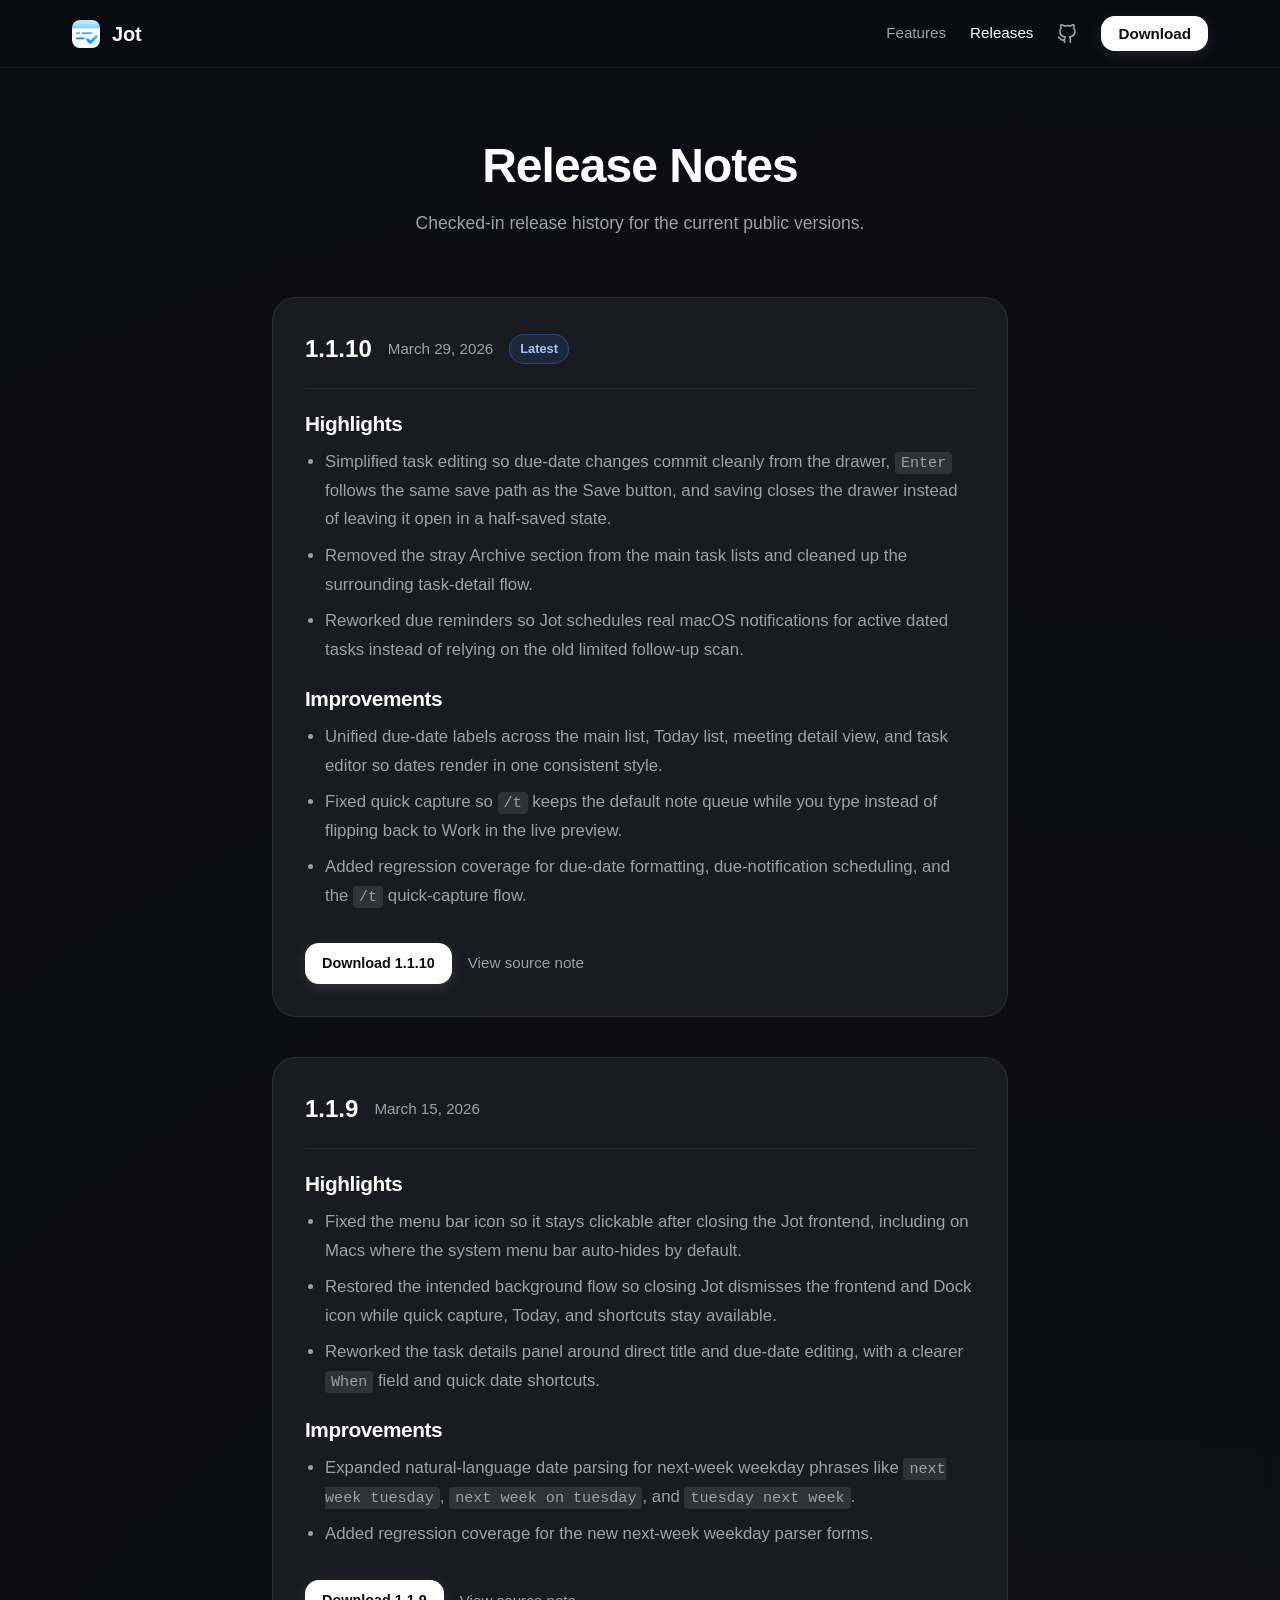
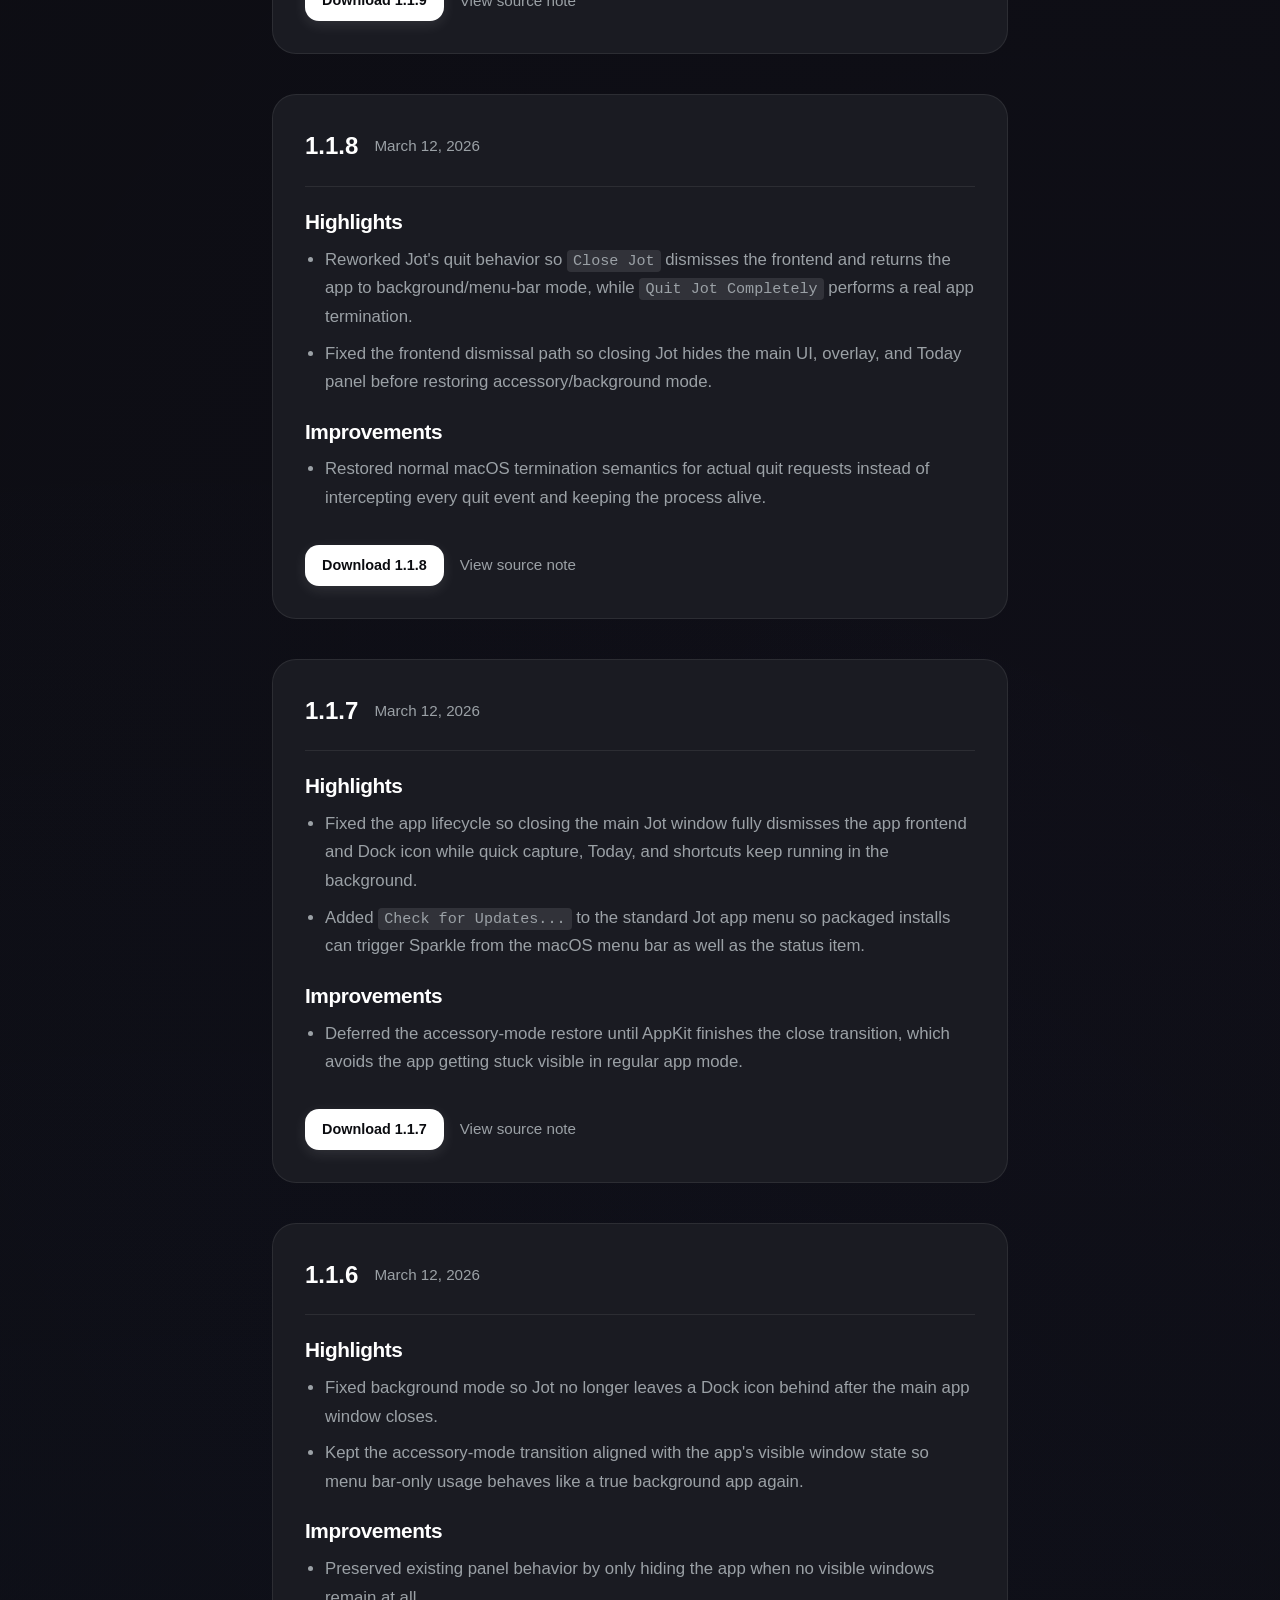
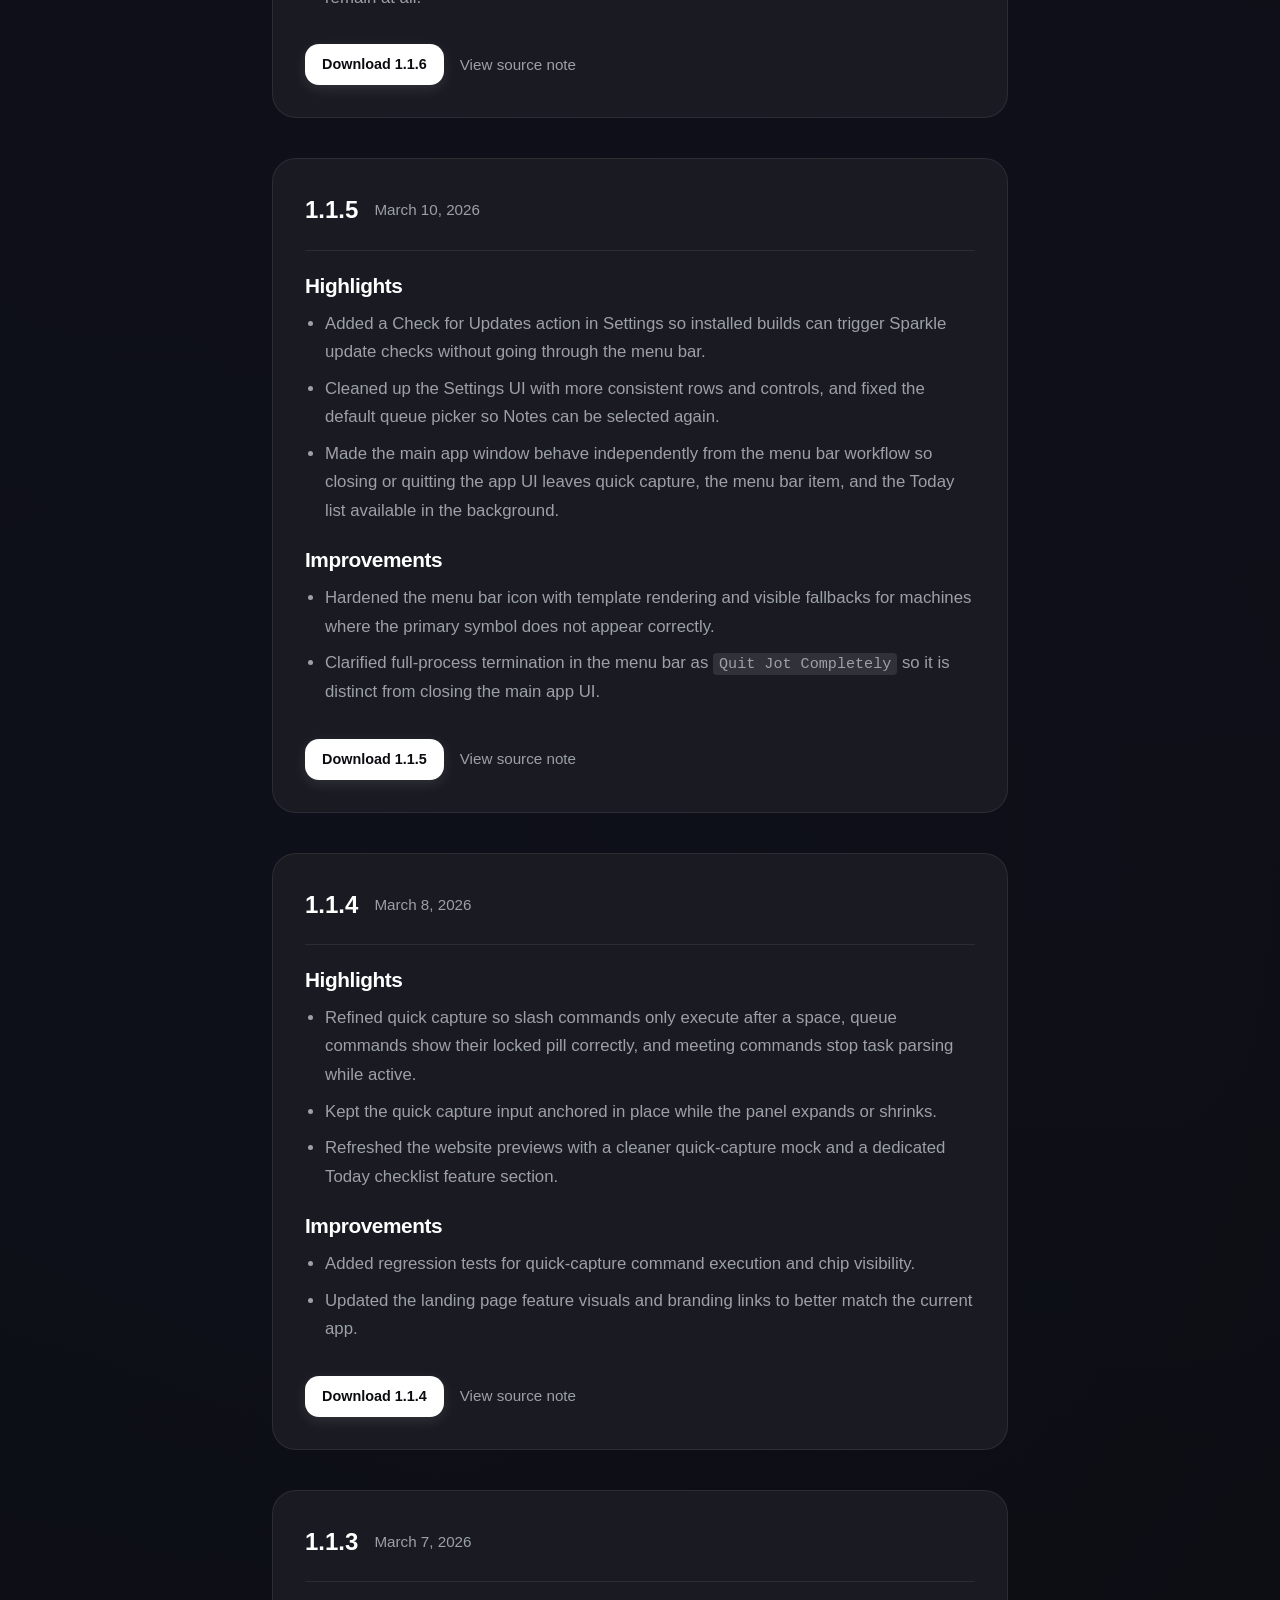
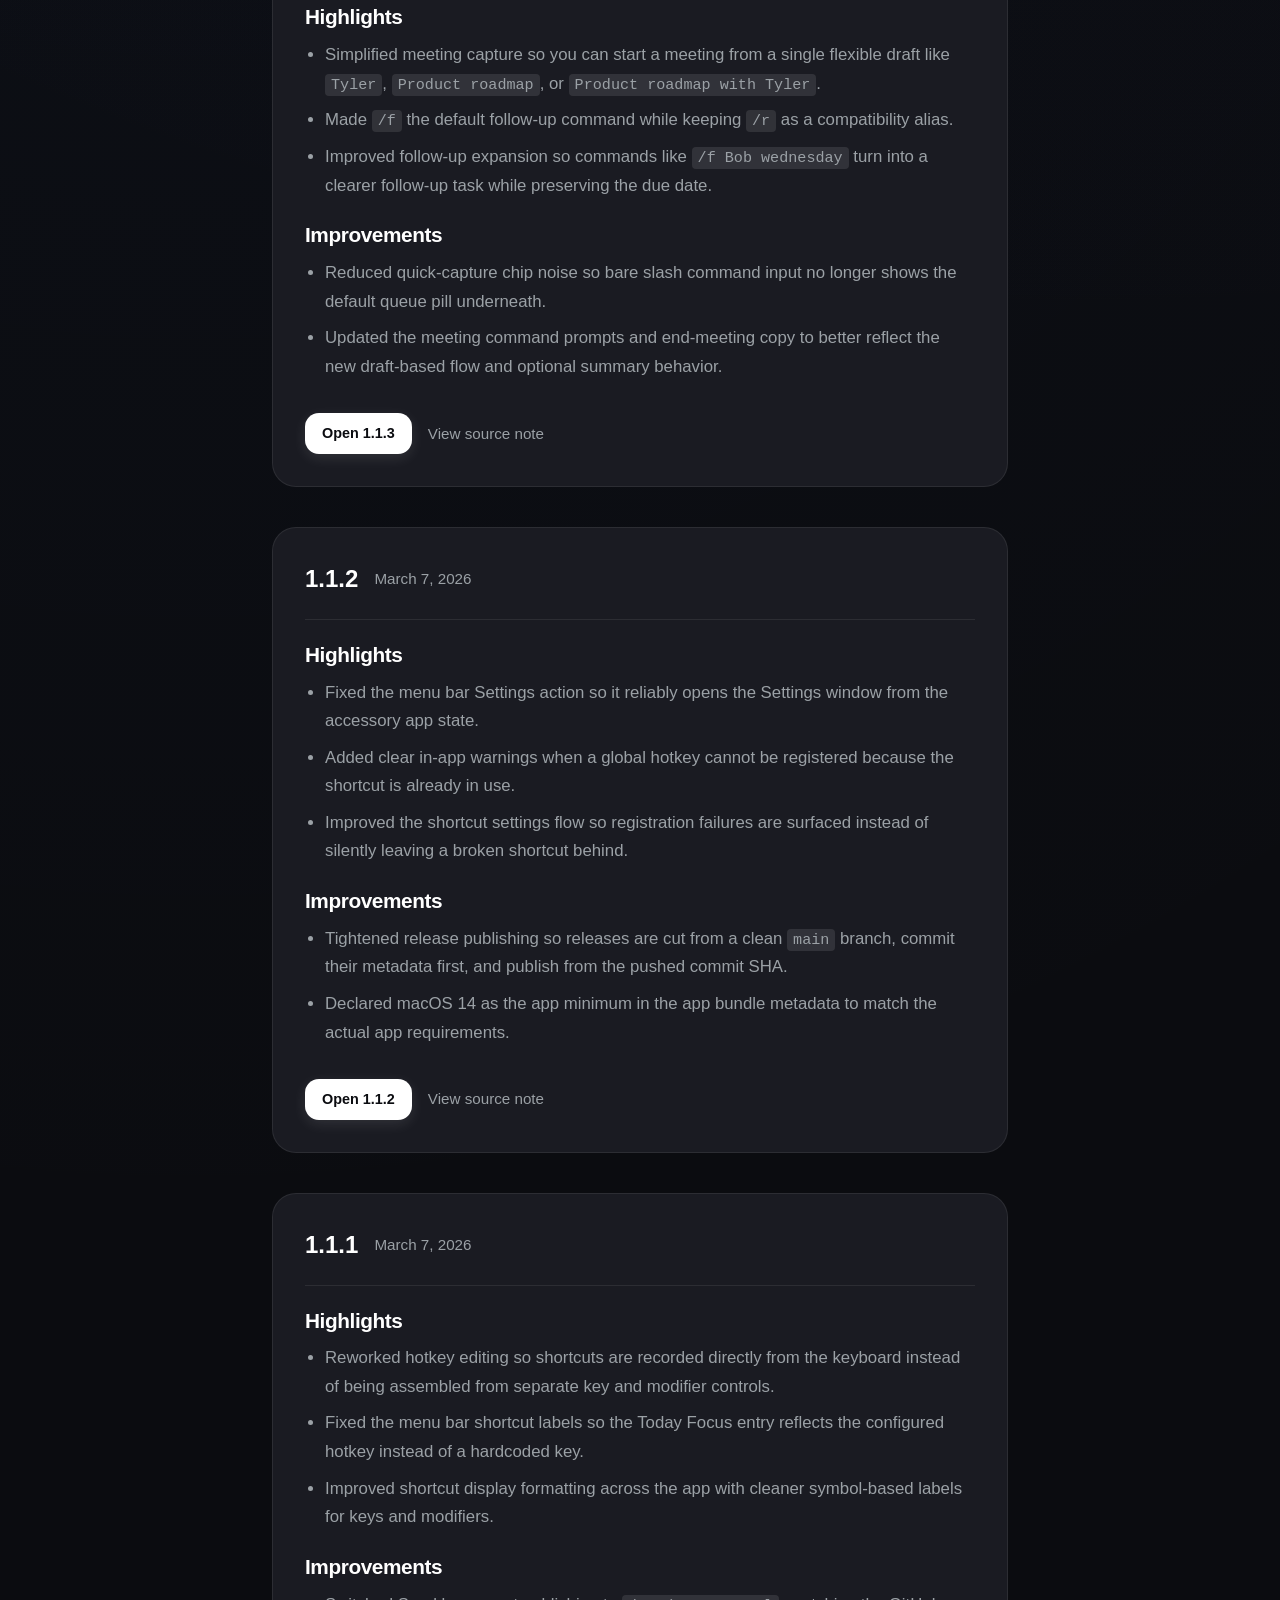
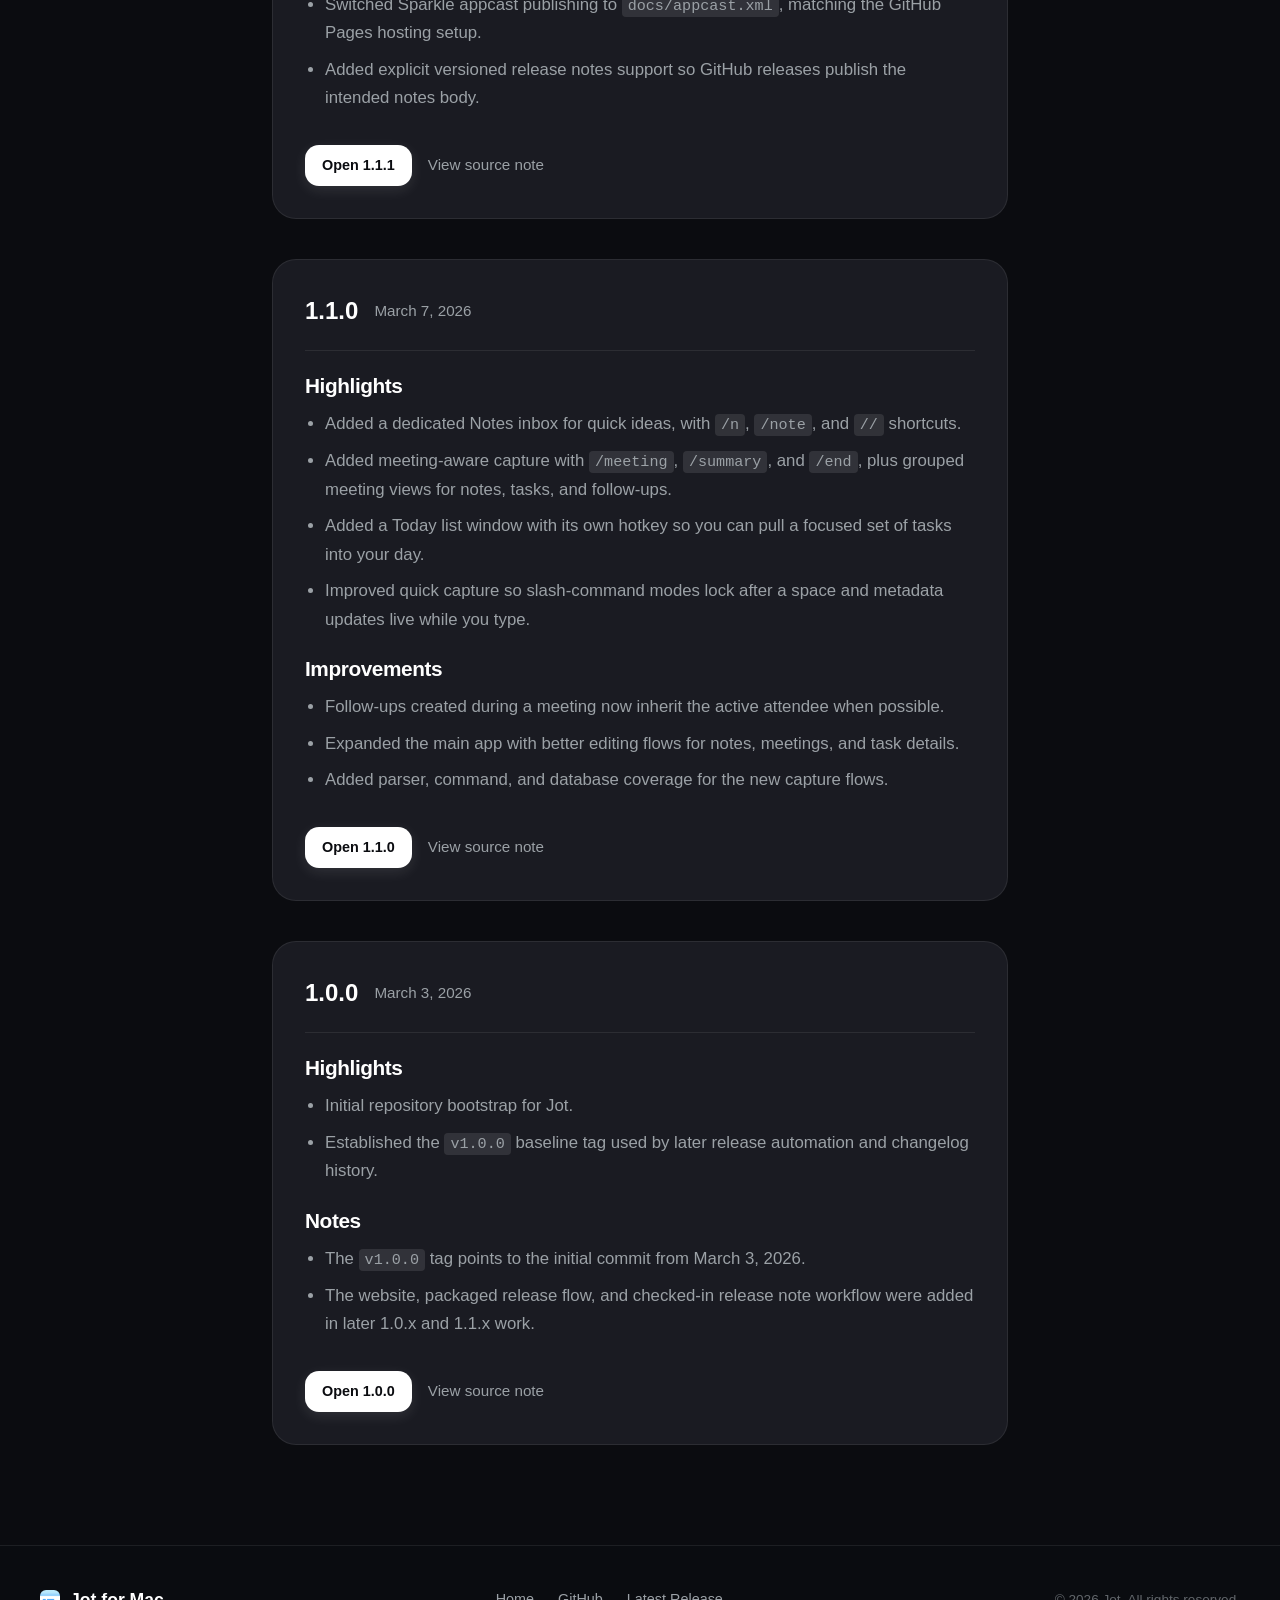
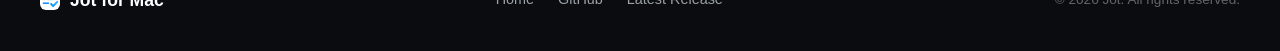
<file: docs/releases.html>
<!DOCTYPE html>
<html lang="en">
<head>
    <meta charset="UTF-8">
    <meta name="viewport" content="width=device-width, initial-scale=1.0">
    <title>Jot - Releases</title>
    <meta name="description" content="Release notes and downloads for Jot, the macOS menu bar app for tasks, follow-ups, notes, and meetings.">
    <link rel="stylesheet" href="style.css">
    <link rel="icon" type="image/png" href="assets/app-icon.png">
</head>
<body>
    <nav class="navbar">
        <div class="nav-content">
            <a href="index.html" class="brand" aria-label="Jot home">
                <div class="logo-icon"></div>
                <span class="brand-name">Jot</span>
            </a>
            <div class="nav-links">
                <a href="index.html#features">Features</a>
                <a href="releases.html" class="secondary-link" style="color: var(--text-primary);">Releases</a>
                <a href="https://github.com/IttsKK/jot" target="_blank" rel="noopener noreferrer" class="github-link" title="View on GitHub">
                    <svg width="20" height="20" viewBox="0 0 24 24" fill="none" stroke="currentColor" stroke-width="2" stroke-linecap="round" stroke-linejoin="round">
                        <path d="M9 19c-5 1.5-5-2.5-7-3m14 6v-3.87a3.37 3.37 0 0 0-.94-2.61c3.14-.35 6.44-1.54 6.44-7A5.44 5.44 0 0 0 20 4.77 5.07 5.07 0 0 0 19.91 1S18.73.65 16 2.48a13.38 13.38 0 0 0-7 0C6.27.65 5.09 1 5.09 1A5.07 5.07 0 0 0 5 4.77a5.44 5.44 0 0 0-1.5 3.78c0 5.42 3.3 6.61 6.44 7A3.37 3.37 0 0 0 9 18.13V22"></path>
                    </svg>
                </a>
                <button class="btn btn-primary btn-small" onclick="triggerNavDownload(this)">Download</button>
            </div>
        </div>
    </nav>

    <main class="releases-page">
        <section class="releases-header reveal">
            <h1>Release Notes</h1>
            <p>Checked-in release history for the current public versions.</p>
        </section>

        <section class="releases-list">
            <article class="release-card reveal">
                <div class="release-meta">
                    <span class="release-version">1.1.10</span>
                    <span class="release-date">March 29, 2026</span>
                    <span class="release-pill">Latest</span>
                </div>
                <div class="release-content">
                    <div class="release-body">
                        <h2>Highlights</h2>
                        <ul>
                            <li>Simplified task editing so due-date changes commit cleanly from the drawer, <code>Enter</code> follows the same save path as the Save button, and saving closes the drawer instead of leaving it open in a half-saved state.</li>
                            <li>Removed the stray Archive section from the main task lists and cleaned up the surrounding task-detail flow.</li>
                            <li>Reworked due reminders so Jot schedules real macOS notifications for active dated tasks instead of relying on the old limited follow-up scan.</li>
                        </ul>
                        <h2>Improvements</h2>
                        <ul>
                            <li>Unified due-date labels across the main list, Today list, meeting detail view, and task editor so dates render in one consistent style.</li>
                            <li>Fixed quick capture so <code>/t</code> keeps the default note queue while you type instead of flipping back to Work in the live preview.</li>
                            <li>Added regression coverage for due-date formatting, due-notification scheduling, and the <code>/t</code> quick-capture flow.</li>
                        </ul>
                    </div>
                    <div class="release-actions">
                        <a href="https://github.com/IttsKK/jot/releases/tag/v1.1.10" class="btn btn-primary btn-small">Download 1.1.10</a>
                        <a href="https://github.com/IttsKK/jot/blob/main/release-notes/1.1.10.md" class="release-link" target="_blank" rel="noopener noreferrer">View source note</a>
                    </div>
                </div>
            </article>

            <article class="release-card reveal delay-1">
                <div class="release-meta">
                    <span class="release-version">1.1.9</span>
                    <span class="release-date">March 15, 2026</span>
                </div>
                <div class="release-content">
                    <div class="release-body">
                        <h2>Highlights</h2>
                        <ul>
                            <li>Fixed the menu bar icon so it stays clickable after closing the Jot frontend, including on Macs where the system menu bar auto-hides by default.</li>
                            <li>Restored the intended background flow so closing Jot dismisses the frontend and Dock icon while quick capture, Today, and shortcuts stay available.</li>
                            <li>Reworked the task details panel around direct title and due-date editing, with a clearer <code>When</code> field and quick date shortcuts.</li>
                        </ul>
                        <h2>Improvements</h2>
                        <ul>
                            <li>Expanded natural-language date parsing for next-week weekday phrases like <code>next week tuesday</code>, <code>next week on tuesday</code>, and <code>tuesday next week</code>.</li>
                            <li>Added regression coverage for the new next-week weekday parser forms.</li>
                        </ul>
                    </div>
                    <div class="release-actions">
                        <a href="https://github.com/IttsKK/jot/releases/tag/v1.1.9" class="btn btn-primary btn-small">Download 1.1.9</a>
                        <a href="https://github.com/IttsKK/jot/blob/main/release-notes/1.1.9.md" class="release-link" target="_blank" rel="noopener noreferrer">View source note</a>
                    </div>
                </div>
            </article>

            <article class="release-card reveal delay-2">
                <div class="release-meta">
                    <span class="release-version">1.1.8</span>
                    <span class="release-date">March 12, 2026</span>
                </div>
                <div class="release-content">
                    <div class="release-body">
                        <h2>Highlights</h2>
                        <ul>
                            <li>Reworked Jot's quit behavior so <code>Close Jot</code> dismisses the frontend and returns the app to background/menu-bar mode, while <code>Quit Jot Completely</code> performs a real app termination.</li>
                            <li>Fixed the frontend dismissal path so closing Jot hides the main UI, overlay, and Today panel before restoring accessory/background mode.</li>
                        </ul>
                        <h2>Improvements</h2>
                        <ul>
                            <li>Restored normal macOS termination semantics for actual quit requests instead of intercepting every quit event and keeping the process alive.</li>
                        </ul>
                    </div>
                    <div class="release-actions">
                        <a href="https://github.com/IttsKK/jot/releases/tag/v1.1.8" class="btn btn-primary btn-small">Download 1.1.8</a>
                        <a href="https://github.com/IttsKK/jot/blob/main/release-notes/1.1.8.md" class="release-link" target="_blank" rel="noopener noreferrer">View source note</a>
                    </div>
                </div>
            </article>

            <article class="release-card reveal delay-3">
                <div class="release-meta">
                    <span class="release-version">1.1.7</span>
                    <span class="release-date">March 12, 2026</span>
                </div>
                <div class="release-content">
                    <div class="release-body">
                        <h2>Highlights</h2>
                        <ul>
                            <li>Fixed the app lifecycle so closing the main Jot window fully dismisses the app frontend and Dock icon while quick capture, Today, and shortcuts keep running in the background.</li>
                            <li>Added <code>Check for Updates...</code> to the standard Jot app menu so packaged installs can trigger Sparkle from the macOS menu bar as well as the status item.</li>
                        </ul>
                        <h2>Improvements</h2>
                        <ul>
                            <li>Deferred the accessory-mode restore until AppKit finishes the close transition, which avoids the app getting stuck visible in regular app mode.</li>
                        </ul>
                    </div>
                    <div class="release-actions">
                        <a href="https://github.com/IttsKK/jot/releases/tag/v1.1.7" class="btn btn-primary btn-small">Download 1.1.7</a>
                        <a href="https://github.com/IttsKK/jot/blob/main/release-notes/1.1.7.md" class="release-link" target="_blank" rel="noopener noreferrer">View source note</a>
                    </div>
                </div>
            </article>

            <article class="release-card reveal">
                <div class="release-meta">
                    <span class="release-version">1.1.6</span>
                    <span class="release-date">March 12, 2026</span>
                </div>
                <div class="release-content">
                    <div class="release-body">
                        <h2>Highlights</h2>
                        <ul>
                            <li>Fixed background mode so Jot no longer leaves a Dock icon behind after the main app window closes.</li>
                            <li>Kept the accessory-mode transition aligned with the app's visible window state so menu bar-only usage behaves like a true background app again.</li>
                        </ul>
                        <h2>Improvements</h2>
                        <ul>
                            <li>Preserved existing panel behavior by only hiding the app when no visible windows remain at all.</li>
                        </ul>
                    </div>
                    <div class="release-actions">
                        <a href="https://github.com/IttsKK/jot/releases/tag/v1.1.6" class="btn btn-primary btn-small">Download 1.1.6</a>
                        <a href="https://github.com/IttsKK/jot/blob/main/release-notes/1.1.6.md" class="release-link" target="_blank" rel="noopener noreferrer">View source note</a>
                    </div>
                </div>
            </article>

            <article class="release-card reveal">
                <div class="release-meta">
                    <span class="release-version">1.1.5</span>
                    <span class="release-date">March 10, 2026</span>
                </div>
                <div class="release-content">
                    <div class="release-body">
                        <h2>Highlights</h2>
                        <ul>
                            <li>Added a Check for Updates action in Settings so installed builds can trigger Sparkle update checks without going through the menu bar.</li>
                            <li>Cleaned up the Settings UI with more consistent rows and controls, and fixed the default queue picker so Notes can be selected again.</li>
                            <li>Made the main app window behave independently from the menu bar workflow so closing or quitting the app UI leaves quick capture, the menu bar item, and the Today list available in the background.</li>
                        </ul>
                        <h2>Improvements</h2>
                        <ul>
                            <li>Hardened the menu bar icon with template rendering and visible fallbacks for machines where the primary symbol does not appear correctly.</li>
                            <li>Clarified full-process termination in the menu bar as <code>Quit Jot Completely</code> so it is distinct from closing the main app UI.</li>
                        </ul>
                    </div>
                    <div class="release-actions">
                        <a href="https://github.com/IttsKK/jot/releases/tag/v1.1.5" class="btn btn-primary btn-small">Download 1.1.5</a>
                        <a href="https://github.com/IttsKK/jot/blob/main/release-notes/1.1.5.md" class="release-link" target="_blank" rel="noopener noreferrer">View source note</a>
                    </div>
                </div>
            </article>

            <article class="release-card reveal">
                <div class="release-meta">
                    <span class="release-version">1.1.4</span>
                    <span class="release-date">March 8, 2026</span>
                </div>
                <div class="release-content">
                    <div class="release-body">
                        <h2>Highlights</h2>
                        <ul>
                            <li>Refined quick capture so slash commands only execute after a space, queue commands show their locked pill correctly, and meeting commands stop task parsing while active.</li>
                            <li>Kept the quick capture input anchored in place while the panel expands or shrinks.</li>
                            <li>Refreshed the website previews with a cleaner quick-capture mock and a dedicated Today checklist feature section.</li>
                        </ul>
                        <h2>Improvements</h2>
                        <ul>
                            <li>Added regression tests for quick-capture command execution and chip visibility.</li>
                            <li>Updated the landing page feature visuals and branding links to better match the current app.</li>
                        </ul>
                    </div>
                    <div class="release-actions">
                        <a href="https://github.com/IttsKK/jot/releases/tag/v1.1.4" class="btn btn-primary btn-small">Download 1.1.4</a>
                        <a href="https://github.com/IttsKK/jot/blob/main/release-notes/1.1.4.md" class="release-link" target="_blank" rel="noopener noreferrer">View source note</a>
                    </div>
                </div>
            </article>

            <article class="release-card reveal">
                <div class="release-meta">
                    <span class="release-version">1.1.3</span>
                    <span class="release-date">March 7, 2026</span>
                </div>
                <div class="release-content">
                    <div class="release-body">
                        <h2>Highlights</h2>
                        <ul>
                            <li>Simplified meeting capture so you can start a meeting from a single flexible draft like <code>Tyler</code>, <code>Product roadmap</code>, or <code>Product roadmap with Tyler</code>.</li>
                            <li>Made <code>/f</code> the default follow-up command while keeping <code>/r</code> as a compatibility alias.</li>
                            <li>Improved follow-up expansion so commands like <code>/f Bob wednesday</code> turn into a clearer follow-up task while preserving the due date.</li>
                        </ul>
                        <h2>Improvements</h2>
                        <ul>
                            <li>Reduced quick-capture chip noise so bare slash command input no longer shows the default queue pill underneath.</li>
                            <li>Updated the meeting command prompts and end-meeting copy to better reflect the new draft-based flow and optional summary behavior.</li>
                        </ul>
                    </div>
                    <div class="release-actions">
                        <a href="https://github.com/IttsKK/jot/releases/tag/v1.1.3" class="btn btn-primary btn-small">Open 1.1.3</a>
                        <a href="https://github.com/IttsKK/jot/blob/main/release-notes/1.1.3.md" class="release-link" target="_blank" rel="noopener noreferrer">View source note</a>
                    </div>
                </div>
            </article>

            <article class="release-card reveal">
                <div class="release-meta">
                    <span class="release-version">1.1.2</span>
                    <span class="release-date">March 7, 2026</span>
                </div>
                <div class="release-content">
                    <div class="release-body">
                        <h2>Highlights</h2>
                        <ul>
                            <li>Fixed the menu bar Settings action so it reliably opens the Settings window from the accessory app state.</li>
                            <li>Added clear in-app warnings when a global hotkey cannot be registered because the shortcut is already in use.</li>
                            <li>Improved the shortcut settings flow so registration failures are surfaced instead of silently leaving a broken shortcut behind.</li>
                        </ul>
                        <h2>Improvements</h2>
                        <ul>
                            <li>Tightened release publishing so releases are cut from a clean <code>main</code> branch, commit their metadata first, and publish from the pushed commit SHA.</li>
                            <li>Declared macOS 14 as the app minimum in the app bundle metadata to match the actual app requirements.</li>
                        </ul>
                    </div>
                    <div class="release-actions">
                        <a href="https://github.com/IttsKK/jot/releases/tag/v1.1.2" class="btn btn-primary btn-small">Open 1.1.2</a>
                        <a href="https://github.com/IttsKK/jot/blob/main/release-notes/1.1.2.md" class="release-link" target="_blank" rel="noopener noreferrer">View source note</a>
                    </div>
                </div>
            </article>

            <article class="release-card reveal">
                <div class="release-meta">
                    <span class="release-version">1.1.1</span>
                    <span class="release-date">March 7, 2026</span>
                </div>
                <div class="release-content">
                    <div class="release-body">
                        <h2>Highlights</h2>
                        <ul>
                            <li>Reworked hotkey editing so shortcuts are recorded directly from the keyboard instead of being assembled from separate key and modifier controls.</li>
                            <li>Fixed the menu bar shortcut labels so the Today Focus entry reflects the configured hotkey instead of a hardcoded key.</li>
                            <li>Improved shortcut display formatting across the app with cleaner symbol-based labels for keys and modifiers.</li>
                        </ul>
                        <h2>Improvements</h2>
                        <ul>
                            <li>Switched Sparkle appcast publishing to <code>docs/appcast.xml</code>, matching the GitHub Pages hosting setup.</li>
                            <li>Added explicit versioned release notes support so GitHub releases publish the intended notes body.</li>
                        </ul>
                    </div>
                    <div class="release-actions">
                        <a href="https://github.com/IttsKK/jot/releases/tag/v1.1.1" class="btn btn-primary btn-small">Open 1.1.1</a>
                        <a href="https://github.com/IttsKK/jot/blob/main/release-notes/1.1.1.md" class="release-link" target="_blank" rel="noopener noreferrer">View source note</a>
                    </div>
                </div>
            </article>

            <article class="release-card reveal delay-1">
                <div class="release-meta">
                    <span class="release-version">1.1.0</span>
                    <span class="release-date">March 7, 2026</span>
                </div>
                <div class="release-content">
                    <div class="release-body">
                        <h2>Highlights</h2>
                        <ul>
                            <li>Added a dedicated Notes inbox for quick ideas, with <code>/n</code>, <code>/note</code>, and <code>//</code> shortcuts.</li>
                            <li>Added meeting-aware capture with <code>/meeting</code>, <code>/summary</code>, and <code>/end</code>, plus grouped meeting views for notes, tasks, and follow-ups.</li>
                            <li>Added a Today list window with its own hotkey so you can pull a focused set of tasks into your day.</li>
                            <li>Improved quick capture so slash-command modes lock after a space and metadata updates live while you type.</li>
                        </ul>
                        <h2>Improvements</h2>
                        <ul>
                            <li>Follow-ups created during a meeting now inherit the active attendee when possible.</li>
                            <li>Expanded the main app with better editing flows for notes, meetings, and task details.</li>
                            <li>Added parser, command, and database coverage for the new capture flows.</li>
                        </ul>
                    </div>
                    <div class="release-actions">
                        <a href="https://github.com/IttsKK/jot/releases/tag/v1.1.0" class="btn btn-primary btn-small">Open 1.1.0</a>
                        <a href="https://github.com/IttsKK/jot/blob/main/release-notes/1.1.0.md" class="release-link" target="_blank" rel="noopener noreferrer">View source note</a>
                    </div>
                </div>
            </article>

            <article class="release-card reveal delay-2">
                <div class="release-meta">
                    <span class="release-version">1.0.0</span>
                    <span class="release-date">March 3, 2026</span>
                </div>
                <div class="release-content">
                    <div class="release-body">
                        <h2>Highlights</h2>
                        <ul>
                            <li>Initial repository bootstrap for Jot.</li>
                            <li>Established the <code>v1.0.0</code> baseline tag used by later release automation and changelog history.</li>
                        </ul>
                        <h2>Notes</h2>
                        <ul>
                            <li>The <code>v1.0.0</code> tag points to the initial commit from March 3, 2026.</li>
                            <li>The website, packaged release flow, and checked-in release note workflow were added in later 1.0.x and 1.1.x work.</li>
                        </ul>
                    </div>
                    <div class="release-actions">
                        <a href="https://github.com/IttsKK/jot/releases/tag/v1.0.0" class="btn btn-primary btn-small">Open 1.0.0</a>
                        <a href="https://github.com/IttsKK/jot/blob/main/release-notes/1.0.0.md" class="release-link" target="_blank" rel="noopener noreferrer">View source note</a>
                    </div>
                </div>
            </article>
        </section>
    </main>

    <footer>
        <div class="footer-content">
            <div class="footer-brand">
                <div class="logo-icon small"></div>
                <span>Jot for Mac</span>
            </div>
            <div class="footer-links">
                <a href="index.html">Home</a>
                <a href="https://github.com/IttsKK/jot" target="_blank" rel="noopener noreferrer">GitHub</a>
                <a href="https://github.com/IttsKK/jot/releases/latest" target="_blank" rel="noopener noreferrer">Latest Release</a>
            </div>
            <div class="footer-copyright">
                &copy; <script>document.write(new Date().getFullYear())</script> Jot. All rights reserved.
            </div>
        </div>
    </footer>

    <style>
        @keyframes spin { to { transform: rotate(360deg); } }
        button.btn { font-family: inherit; font-size: inherit; cursor: pointer; }
        button.btn:disabled { opacity: 0.7; cursor: not-allowed; }
    </style>
    <script>
        async function triggerNavDownload(btn) {
            const original = btn.innerHTML;
            btn.disabled = true;
            btn.textContent = '…';
            try {
                const res = await fetch('https://api.github.com/repos/IttsKK/jot/releases/latest');
                const release = await res.json();
                const dmg = release.assets.find(a => a.name.endsWith('.dmg'));
                const url = dmg ? dmg.browser_download_url : release.html_url;
                const link = document.createElement('a');
                link.href = url;
                document.body.appendChild(link);
                link.click();
                document.body.removeChild(link);
                btn.textContent = 'Downloading…';
                setTimeout(() => { btn.disabled = false; btn.innerHTML = original; }, 3000);
            } catch {
                btn.disabled = false;
                btn.innerHTML = original;
                window.open('https://github.com/IttsKK/jot/releases/latest', '_blank');
            }
        }

        document.addEventListener('DOMContentLoaded', async () => {
            const observer = new IntersectionObserver((entries, obs) => {
                entries.forEach(entry => {
                    if (entry.isIntersecting) {
                        entry.target.classList.add('active');
                        obs.unobserve(entry.target);
                    }
                });
            }, { rootMargin: '0px', threshold: 0.1 });

            document.querySelectorAll('.reveal').forEach((el) => {
                observer.observe(el);
            });
        });
    </script>
</body>
</html>
</file>
<file: docs/style.css>
/* style.css */

:root {
  --bg-color: #0b0c10;
  --surface-color: #1a1b22;
  --surface-color-light: #242631;
  --text-primary: #ffffff;
  --text-secondary: #9ba1a6;
  --border-color: rgba(255, 255, 255, 0.08);
  --accent-color: #3b82f6;
  --accent-glow: rgba(59, 130, 246, 0.5);
  
  --font-sans: -apple-system, BlinkMacSystemFont, "SF Pro Text", "Segoe UI", Roboto, Helvetica, Arial, sans-serif, "Apple Color Emoji", "Segoe UI Emoji", "Segoe UI Symbol";
  --font-display: -apple-system, BlinkMacSystemFont, "SF Pro Display", "Segoe UI", Roboto, Helvetica, Arial, sans-serif;
  
  --radius-sm: 8px;
  --radius-md: 14px;
  --radius-lg: 24px;
  --radius-xl: 32px;
}

*, *::before, *::after {
  margin: 0;
  padding: 0;
  box-sizing: border-box;
}

html {
  scroll-behavior: smooth;
}

body {
  font-family: var(--font-sans);
  background-color: var(--bg-color);
  color: var(--text-primary);
  line-height: 1.6;
  -webkit-font-smoothing: antialiased;
  -moz-osx-font-smoothing: grayscale;
  overflow-x: hidden;
  background-image: 
    radial-gradient(circle at 15% 50%, rgba(59, 130, 246, 0.03) 0%, transparent 50%),
    radial-gradient(circle at 85% 30%, rgba(139, 92, 246, 0.03) 0%, transparent 50%);
}

h1, h2, h3, h4 {
  font-family: var(--font-display);
  font-weight: 700;
  letter-spacing: -0.02em;
  line-height: 1.1;
}

a {
  text-decoration: none;
  color: inherit;
  transition: all 0.2s ease;
}

/* Navbar */
.navbar {
  position: fixed;
  top: 0;
  width: 100%;
  z-index: 100;
  background: rgba(11, 12, 16, 0.7);
  backdrop-filter: blur(20px);
  -webkit-backdrop-filter: blur(20px);
  border-bottom: 1px solid var(--border-color);
}

.nav-content {
  max-width: 1200px;
  margin: 0 auto;
  padding: 1rem 2rem;
  display: flex;
  justify-content: space-between;
  align-items: center;
}

.brand {
  display: flex;
  align-items: center;
  gap: 12px;
  font-weight: 700;
  font-size: 1.25rem;
  letter-spacing: -0.01em;
  color: var(--text-primary);
}

.brand:hover {
  opacity: 0.92;
}

.logo-icon {
  width: 28px;
  height: 28px;
  background: linear-gradient(135deg, #60a5fa, #3b82f6);
  border-radius: 8px;
  box-shadow: 0 4px 12px rgba(59, 130, 246, 0.3);
}

.nav-links {
  display: flex;
  align-items: center;
  gap: 24px;
  font-size: 0.95rem;
  font-weight: 500;
}

.nav-links a:not(.btn) {
  color: var(--text-secondary);
}

.nav-links a:not(.btn):hover {
  color: var(--text-primary);
}

.github-link {
  display: flex;
  align-items: center;
  justify-content: center;
  color: var(--text-secondary);
  transition: color 0.2s ease, transform 0.2s ease;
}

.github-link:hover {
  color: var(--text-primary);
  transform: translateY(-1px);
}

/* Buttons */
.btn {
  display: inline-flex;
  align-items: center;
  justify-content: center;
  gap: 8px;
  border-radius: var(--radius-md);
  font-weight: 600;
  transition: all 0.3s cubic-bezier(0.25, 0.8, 0.25, 1);
  cursor: pointer;
  border: 1px solid transparent;
}

.btn-primary {
  background: var(--text-primary);
  color: var(--bg-color);
  box-shadow: 0 4px 14px rgba(255, 255, 255, 0.1);
}

.btn-primary:hover {
  transform: translateY(-2px);
  box-shadow: 0 6px 20px rgba(255, 255, 255, 0.15);
  background: #f0f0f0;
}

.btn-small {
  padding: 8px 16px;
  font-size: 0.9rem;
}

.btn-large {
  padding: 14px 28px;
  font-size: 1.05rem;
  border-radius: var(--radius-md);
}

/* Hero Section */
.hero {
  padding: 180px 2rem 100px;
  max-width: 1200px;
  margin: 0 auto;
  text-align: center;
  position: relative;
}

.badge {
  display: inline-block;
  padding: 6px 14px;
  background: rgba(255, 255, 255, 0.05);
  border: 1px solid var(--border-color);
  border-radius: 20px;
  font-size: 0.85rem;
  font-weight: 500;
  color: var(--text-secondary);
  margin-bottom: 24px;
  box-shadow: 0 2px 10px rgba(0,0,0,0.1);
}

.hero-title {
  font-size: clamp(3rem, 6vw, 5rem);
  margin-bottom: 24px;
  background: linear-gradient(180deg, #FFFFFF 0%, #A1A1AA 100%);
  -webkit-background-clip: text;
  -webkit-text-fill-color: transparent;
  background-clip: text;
}

.hero-subtitle {
  font-size: clamp(1.1rem, 2vw, 1.3rem);
  color: var(--text-secondary);
  max-width: 600px;
  margin: 0 auto 40px;
}

.hero-ctas {
  display: flex;
  justify-content: center;
  gap: 16px;
  margin-bottom: 20px;
}

.hero-meta {
  font-size: 0.85rem;
  color: var(--text-secondary);
  opacity: 0.8;
}

/* Images & Glow */
.hero-image-container {
  margin-top: 80px;
  position: relative;
  perspective: 1000px;
}

.glow-bg {
  position: absolute;
  top: 50%;
  left: 50%;
  transform: translate(-50%, -50%);
  width: 80%;
  height: 60%;
  background: radial-gradient(circle, var(--accent-glow) 0%, transparent 60%);
  filter: blur(80px);
  z-index: -1;
  opacity: 0.6;
}

.app-screenshot {
  width: 100%;
  max-width: 900px;
  border-radius: 12px;
  box-shadow: 
    0 0 0 1px rgba(255, 255, 255, 0.1),
    0 30px 60px rgba(0, 0, 0, 0.6),
    0 10px 20px rgba(0, 0, 0, 0.4);
  /* Optional: slight 3d tilt effect */
  transform: perspective(1000px) rotateX(2deg);
  transition: transform 0.5s ease, box-shadow 0.5s ease;
}

.app-screenshot:hover {
  transform: perspective(1000px) rotateX(0deg) translateY(-5px);
  box-shadow: 
    0 0 0 1px rgba(255, 255, 255, 0.15),
    0 40px 80px rgba(0, 0, 0, 0.7),
    0 15px 30px rgba(0, 0, 0, 0.5);
}

/* Features Section */
.features {
  padding: 120px 2rem;
  max-width: 1200px;
  margin: 0 auto;
}

.section-header {
  text-align: center;
  margin-bottom: 80px;
  max-width: 600px;
  margin-left: auto;
  margin-right: auto;
}

.section-header h2 {
  font-size: 2.5rem;
  margin-bottom: 16px;
}

.section-header p {
  font-size: 1.1rem;
  color: var(--text-secondary);
}

.feature-grid {
  display: grid;
  grid-template-columns: repeat(2, 1fr);
  gap: 24px;
}

.feature-card {
  background: var(--surface-color);
  border: 1px solid var(--border-color);
  border-radius: var(--radius-lg);
  padding: 40px;
  position: relative;
  overflow: hidden;
  transition: transform 0.3s ease, background 0.3s ease;
}

.feature-card:hover {
  background: var(--surface-color-light);
  transform: translateY(-2px);
}

.feature-card.full {
  grid-column: 1 / -1;
}

.feature-card.split {
  grid-column: 1 / -1;
  display: flex;
  align-items: center;
  gap: 60px;
}

.feature-card.split .feature-text {
  flex: 1;
}

.feature-card.split .feature-visual {
  flex: 1;
  position: relative;
  display: flex;
  justify-content: center;
}

.feature-icon {
  width: 48px;
  height: 48px;
  border-radius: 12px;
  background: rgba(255, 255, 255, 0.05);
  display: flex;
  align-items: center;
  justify-content: center;
  margin-bottom: 24px;
  color: var(--text-primary);
  border: 1px solid var(--border-color);
}

.feature-card h3 {
  font-size: 1.5rem;
  margin-bottom: 12px;
}

.feature-card p {
  color: var(--text-secondary);
  font-size: 1.05rem;
  line-height: 1.6;
}

.feature-list {
  margin-top: 24px;
  list-style: none;
}

.feature-list li {
  color: var(--text-secondary);
  margin-bottom: 12px;
  display: flex;
  align-items: center;
  gap: 12px;
}

.feature-list li::before {
  content: "";
  display: block;
  width: 6px;
  height: 6px;
  border-radius: 50%;
  background: var(--accent-color);
}

.capture-bar-preview {
  width: 100%;
  max-width: 720px;
  min-height: 68px;
  display: flex;
  align-items: center;
  padding: 0 28px;
  border-radius: 22px;
  border: 1px solid rgba(255, 255, 255, 0.2);
  background: linear-gradient(90deg, rgba(46, 46, 46, 0.88) 0%, rgba(39, 39, 42, 0.92) 52%, rgba(50, 50, 54, 0.9) 100%);
  box-shadow:
    inset 0 1px 0 rgba(255, 255, 255, 0.06),
    0 18px 44px rgba(0, 0, 0, 0.42);
}

.capture-bar-placeholder {
  font-family: -apple-system, BlinkMacSystemFont, "SF Pro Rounded", "Segoe UI", Roboto, Helvetica, Arial, sans-serif;
  font-size: 24px;
  font-weight: 600;
  letter-spacing: -0.02em;
  color: rgba(255, 255, 255, 0.56);
}

.today-preview {
  width: 100%;
  max-width: 380px;
  min-height: 560px;
  display: flex;
  flex-direction: column;
  padding: 18px 16px 14px;
  border-radius: 22px;
  border: 1px solid rgba(255, 255, 255, 0.22);
  background: linear-gradient(90deg, rgba(42, 42, 44, 0.94) 0%, rgba(30, 31, 35, 0.98) 50%, rgba(42, 42, 44, 0.94) 100%);
  box-shadow:
    inset 0 1px 0 rgba(255, 255, 255, 0.05),
    0 26px 60px rgba(0, 0, 0, 0.46);
}

.today-preview-header,
.today-preview-item,
.today-preview-footer {
  display: flex;
  align-items: center;
}

.today-preview-header {
  justify-content: space-between;
  margin-bottom: 18px;
}

.today-preview-title {
  display: flex;
  align-items: center;
  gap: 8px;
  font-size: 14px;
  font-weight: 700;
  color: rgba(255, 255, 255, 0.92);
}

.today-preview-sun {
  color: #ff9f2f;
  font-size: 15px;
  line-height: 1;
}

.today-preview-date {
  font-size: 12px;
  font-weight: 700;
  color: rgba(255, 255, 255, 0.62);
}

.today-preview-item {
  justify-content: space-between;
  gap: 12px;
  padding: 10px 12px;
  border-radius: 13px;
  border: 1px solid rgba(255, 255, 255, 0.08);
  background: rgba(18, 18, 20, 0.18);
  box-shadow: inset 0 1px 0 rgba(255, 255, 255, 0.02);
}

.today-preview-check {
  width: 18px;
  height: 18px;
  border-radius: 999px;
  border: 2px solid rgba(255, 255, 255, 0.6);
  flex: 0 0 auto;
}

.today-preview-label {
  flex: 1;
  font-size: 13px;
  font-weight: 700;
  color: rgba(255, 255, 255, 0.84);
}

.today-preview-actions {
  display: flex;
  align-items: center;
  gap: 10px;
}

.today-preview-dot {
  width: 7px;
  height: 7px;
  border-radius: 999px;
  background: #ff9f2f;
}

.today-preview-close {
  font-size: 17px;
  line-height: 1;
  color: rgba(255, 255, 255, 0.28);
}

.today-preview-spacer {
  flex: 1;
}

.today-preview-footer {
  justify-content: space-between;
  gap: 16px;
  margin-top: 18px;
  font-size: 10px;
  font-weight: 600;
  color: rgba(255, 255, 255, 0.34);
}

.today-preview-footer span:last-child {
  color: rgba(255, 255, 255, 0.72);
}


/* Animations */
.reveal {
  opacity: 0;
  transform: translateY(30px);
  transition: opacity 0.8s cubic-bezier(0.5, 0, 0, 1), transform 0.8s cubic-bezier(0.5, 0, 0, 1);
}

.reveal.active {
  opacity: 1;
  transform: translateY(0);
}

.delay-1 { transition-delay: 0.1s; }
.delay-2 { transition-delay: 0.2s; }
.delay-3 { transition-delay: 0.3s; }

/* CTA Section */
.cta-section {
  padding: 120px 2rem;
  max-width: 1200px;
  margin: 0 auto 80px;
}

.cta-content {
  background: linear-gradient(145deg, var(--surface-color), var(--surface-color-light));
  border: 1px solid var(--border-color);
  border-radius: var(--radius-xl);
  padding: 80px 40px;
  text-align: center;
  position: relative;
  overflow: hidden;
}

.cta-content::before {
  content: "";
  position: absolute;
  top: 0;
  left: 50%;
  transform: translateX(-50%);
  width: 60%;
  height: 1px;
  background: linear-gradient(90deg, transparent, rgba(255, 255, 255, 0.3), transparent);
}

.cta-content h2 {
  font-size: clamp(2rem, 4vw, 3rem);
  margin-bottom: 16px;
}

.cta-content p {
  color: var(--text-secondary);
  font-size: 1.1rem;
  margin-bottom: 40px;
}

.version-info {
  margin-top: 24px;
  font-size: 0.9rem !important;
  color: var(--text-secondary);
  opacity: 0.7;
}

/* Footer */
footer {
  border-top: 1px solid var(--border-color);
  padding: 40px 2rem;
  background: rgba(11, 12, 16, 0.5);
}

.footer-content {
  max-width: 1200px;
  margin: 0 auto;
  display: flex;
  flex-direction: column;
  gap: 24px;
  align-items: center;
}

.footer-brand {
  display: flex;
  align-items: center;
  gap: 10px;
  font-weight: 600;
  font-size: 1.1rem;
}

.logo-icon.small {
  width: 20px;
  height: 20px;
  border-radius: 6px;
}

.footer-links {
  display: flex;
  gap: 24px;
}

.footer-links a {
  color: var(--text-secondary);
  font-size: 0.9rem;
}

.footer-links a:hover {
  color: var(--text-primary);
}

.footer-copyright {
  color: var(--text-secondary);
  font-size: 0.85rem;
  opacity: 0.6;
}

@media (min-width: 768px) {
  .footer-content {
    flex-direction: row;
    justify-content: space-between;
  }
}

@media (max-width: 900px) {
  .feature-card.split {
    flex-direction: column;
    text-align: center;
    padding: 32px;
  }

  .capture-bar-preview,
  .today-preview {
    max-width: 100%;
  }

  .feature-list li {
    justify-content: center;
  }
}

@media (max-width: 600px) {
  .nav-content {
    padding: 0.875rem 1.25rem;
  }

  .nav-links a:not(.btn) {
    display: none;
  }

  .hero {
    padding: 110px 1.25rem 60px;
  }

  .hero-image-container {
    margin-top: 48px;
  }

  .app-screenshot {
    transform: none;
    border-radius: 10px;
  }

  .app-screenshot:hover {
    transform: none;
  }

  .features {
    padding: 72px 1.25rem;
  }

  .section-header {
    margin-bottom: 48px;
  }

  .section-header h2 {
    font-size: 2rem;
  }

  .feature-grid {
    grid-template-columns: 1fr;
    gap: 16px;
  }

  .feature-card {
    padding: 28px 24px;
  }

  .feature-card.full {
    grid-column: 1;
  }

  .cta-section {
    padding: 60px 1.25rem 60px;
  }

  .cta-content {
    padding: 48px 24px;
  }

  .footer-links {
    flex-wrap: wrap;
    justify-content: center;
    gap: 16px;
  }
}

/* App Icon overriding for main logo */
.brand .logo-icon,
.footer-brand .logo-icon {
  background: url('assets/app-icon.png') center/cover no-repeat;
  box-shadow: none;
}

/* To give it an actual icon look if needed, but the generic gradient is fine. Let's stick to the gradient to be clean, or use the app's real icon if available. */

/* Releases Page */
.releases-page {
  padding: 140px 2rem 100px;
  max-width: 800px;
  margin: 0 auto;
}

.releases-header {
  text-align: center;
  margin-bottom: 60px;
}

.releases-header h1 {
  font-size: 3rem;
  margin-bottom: 16px;
}

.releases-header p {
  color: var(--text-secondary);
  font-size: 1.1rem;
}

.releases-list {
  display: flex;
  flex-direction: column;
  gap: 40px;
}

.release-card {
  background: var(--surface-color);
  border: 1px solid var(--border-color);
  border-radius: var(--radius-lg);
  padding: 32px;
  transition: transform 0.3s ease, border-color 0.3s ease;
}

.release-card:hover {
  border-color: rgba(255, 255, 255, 0.15);
}

.release-meta {
  display: flex;
  align-items: center;
  flex-wrap: wrap;
  gap: 16px;
  margin-bottom: 24px;
  padding-bottom: 20px;
  border-bottom: 1px solid var(--border-color);
}

.release-version {
  font-family: var(--font-display);
  font-size: 1.5rem;
  font-weight: 700;
  color: var(--text-primary);
}

.release-date {
  color: var(--text-secondary);
  font-size: 0.95rem;
}

.release-pill {
  padding: 4px 10px;
  border-radius: 999px;
  border: 1px solid rgba(59, 130, 246, 0.35);
  background: rgba(59, 130, 246, 0.12);
  color: #9ec5ff;
  font-size: 0.8rem;
  font-weight: 600;
}

.badge.prerelease {
  background: rgba(255, 149, 0, 0.1);
  color: rgb(255, 179, 64);
  border-color: rgba(255, 149, 0, 0.2);
  margin-bottom: 0;
}

.release-body {
  color: var(--text-secondary);
  font-size: 1.05rem;
  line-height: 1.7;
  margin-bottom: 32px;
}

.release-body h1, .release-body h2, .release-body h3 {
  color: var(--text-primary);
  margin: 24px 0 12px;
  font-size: 1.3rem;
}

.release-body p {
  margin-bottom: 16px;
}

.release-body ul, .release-body ol {
  margin-bottom: 16px;
  padding-left: 20px;
}

.release-body li {
  margin-bottom: 8px;
}

.release-body code {
  background: rgba(255, 255, 255, 0.1);
  padding: 2px 6px;
  border-radius: 4px;
  font-family: monospace;
  font-size: 0.9em;
}

.release-body a {
  color: var(--accent-color);
}

.release-body a:hover {
  text-decoration: underline;
}

.release-actions {
  display: flex;
  align-items: center;
  gap: 16px;
  flex-wrap: wrap;
}

.release-link {
  color: var(--text-secondary);
  font-size: 0.95rem;
}

.release-link:hover {
  color: var(--text-primary);
}

.loading-spinner, .empty-state, .error-state {
  text-align: center;
  color: var(--text-secondary);
  padding: 40px;
  font-size: 1.1rem;
}

.error-state a {
  color: var(--accent-color);
}

@media (max-width: 600px) {
  .releases-page {
    padding: 110px 1.25rem 72px;
  }

  .releases-header {
    margin-bottom: 40px;
  }

  .releases-header h1 {
    font-size: 2.25rem;
  }

  .release-card {
    padding: 24px;
  }
}
</file>
